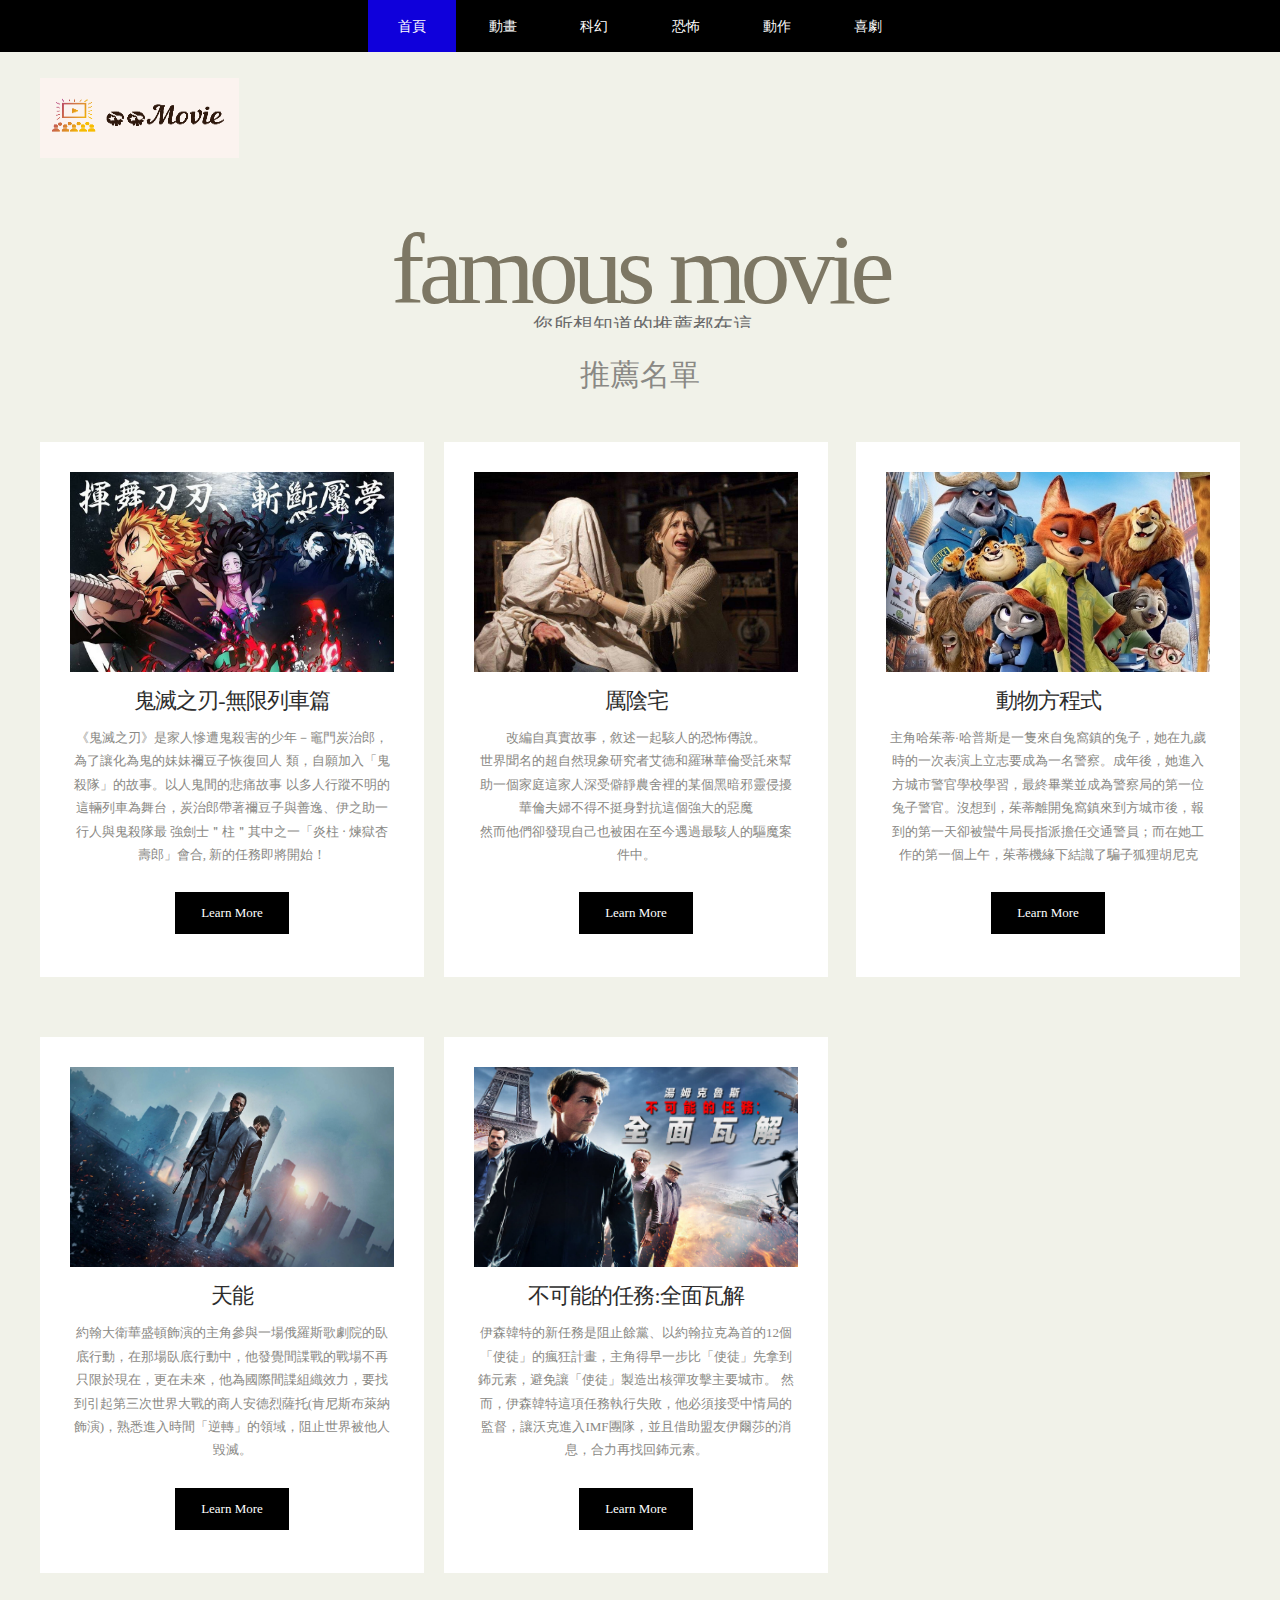
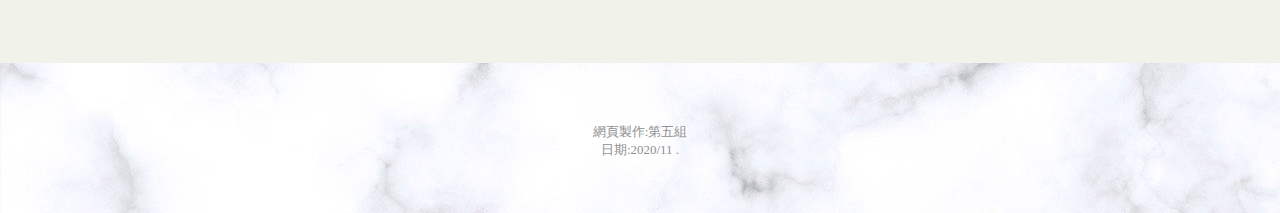
<file: index.html>
<!DOCTYPE html PUBLIC "-//W3C//DTD XHTML 1.0 Strict//EN" "http://www.w3.org/TR/xhtml1/DTD/xhtml1-strict.dtd">
<!--
Design by TEMPLATED
http://templated.co
Released for free under the Creative Commons Attribution License

Name       : Vestibule 
Description: A two-column, fixed-width design with dark color scheme.
Version    : 1.0
Released   : 20130406

-->
<html xmlns="http://www.w3.org/1999/xhtml">
<head>
<meta name="keywords" content="" />
<meta name="description" content="" />
<meta http-equiv="content-type" content="text/html; charset=utf-8" />
<meta name="viewport" content="width=device-width,initial-scale=1.0, minimum-scale=1.0, maximum-scale=1.0, user-scalable=no"/>
<title>懶人Movie</title>
<link href="http://fonts.googleapis.com/css?family=Oxygen:400,700,300" rel="stylesheet" type="text/css" />
<link href="style.css" rel="stylesheet" type="text/css" media="screen" />
</head>
<body>

<div id="wrapper">
	<div id="menu-wrapper">
		<div id="menu" class="container">
			<ul>
				<li class="current_page_item"><a href="index.html">首頁</a></li>
				<li><a href="動畫.html">動畫</a></li>
				<li><a href="科幻.html">科幻</a></li>
				<li><a href="恐怖.html">恐怖</a></li>
				<li><a href="動作.html">動作</a></li>
				<li><a href="喜劇.html">喜劇</a></li>
				
			</ul>
		</div>
	</div>
	<div id="logo" class="container">
		<img src="images/logo.png" alt="Img" height="80" width="199">
		<h1>Famous Movie</h1>
		<p>您所想知道的推薦都在這</p>
	</div>
	<div id="page" class="container">
		<div>
			<div class="entry">
			<div style="text-align:center;"><span style="font-size:30px;"><p>推薦名單</p>
			</div>
		</div>
	</div>
	<div id="three-column" class="container">
		<div class="tbox1">
			<div class="box-style box-style01">
				<div class="content">
					<div class="image"><img src="images/img01.jpg" width="324" height="200" alt="" /></div>
					<h2>鬼滅之刃-無限列車篇</h2>
					<p>《鬼滅之刃》是家人慘遭鬼殺害的少年－竈門炭治郎，為了讓化為鬼的妹妹禰豆子恢復回人 類，自願加入「鬼殺隊」的故事。以人鬼間的悲痛故事
                        以多人行蹤不明的這輛列車為舞台，炭治郎帶著禰豆子與善逸、伊之助一行人與鬼殺隊最 強劍士＂柱＂其中之一「炎柱 ‧ 煉獄杏壽郎」會合,
                        新的任務即將開始！<br>
                    </p>
					<a href="動畫.html" class="button">Learn More</a>
				</div>
			</div>
		</div>
		<div class="tbox2">
			<div class="box-style box-style02">
				<div class="content">
					<div class="image"><img src="images/img02.jpg" width="324" height="200" alt="" /></div>
					<h2>厲陰宅</h2>
					<p>改編自真實故事，敘述一起駭人的恐怖傳說。 <br>世界聞名的超自然現象研究者艾德和羅琳華倫受託來幫助一個家庭這家人深受僻靜農舍裡的某個黑暗邪靈侵擾<br>華倫夫婦不得不挺身對抗這個強大的惡魔<br>然而他們卻發現自己也被困在至今遇過最駭人的驅魔案件中。 </p>
					<a href="恐怖.html" class="button">Learn More</a>
				</div>
			</div>
		</div>
		<div class="tbox3">
			<div class="box-style box-style03">
				<div class="content">
					<div class="image"><img src="images/img03.jpg" width="324" height="200" alt="" /></div>
					<h2>動物方程式</h2>
					<p>主角哈茱蒂·哈普斯是一隻來自兔窩鎮的兔子，她在九歲時的一次表演上立志要成為一名警察。成年後，她進入方城市警官學校學習，最終畢業並成為警察局的第一位兔子警官。沒想到，茱蒂離開兔窩鎮來到方城市後，報到的第一天卻被蠻牛局長指派擔任交通警員；而在她工作的第一個上午，茱蒂機緣下結識了騙子狐狸胡尼克</p>
					<a href="喜劇.html" class="button">Learn More</a>
				</div>
			</div>
		</div>
	</div>
	<div id="three-column" class="container">
		<div class="tbox1">
			<div class="box-style box-style01">
				<div class="content">
					<div class="image"><img src="images/img04.jfif" width="324" height="200" alt="" /></div>
					<h2>天能</h2>
					<p>約翰大衛華盛頓飾演的主角參與一場俄羅斯歌劇院的臥底行動，在那場臥底行動中，他發覺間諜戰的戰場不再只限於現在，更在未來，他為國際間諜組織效力，要找到引起第三次世界大戰的商人安德烈薩托(肯尼斯布萊納 飾演)，熟悉進入時間「逆轉」的領域，阻止世界被他人毀滅。</p>
					<a href="科幻.html" class="button">Learn More</a>
				</div>
			</div>
		</div>
		<div class="tbox2">
			<div class="box-style box-style02">
				<div class="content">
					<div class="image"><img src="images/img05.jpg" width="324" height="200" alt="" /></div>
					<h2>不可能的任務:全面瓦解</h2>
					<p>伊森韓特的新任務是阻止餘黨、以約翰拉克為首的12個「使徒」的瘋狂計畫，主角得早一步比「使徒」先拿到鈽元素，避免讓「使徒」製造出核彈攻擊主要城市。
                     然而，伊森韓特這項任務執行失敗，他必須接受中情局的監督，讓沃克進入IMF團隊，並且借助盟友伊爾莎的消息，合力再找回鈽元素。</p>
					<a href="動作.html" class="button">Learn More</a>
				</div>
			</div>
		</div>
		</div>
	</div>	
</div>
<div id="footer">
	<p>網頁製作:第五組<br>
       日期:2020/11
	</a>.</p>
</div>
<!-- end #footer -->
</body>
</html>
</file>
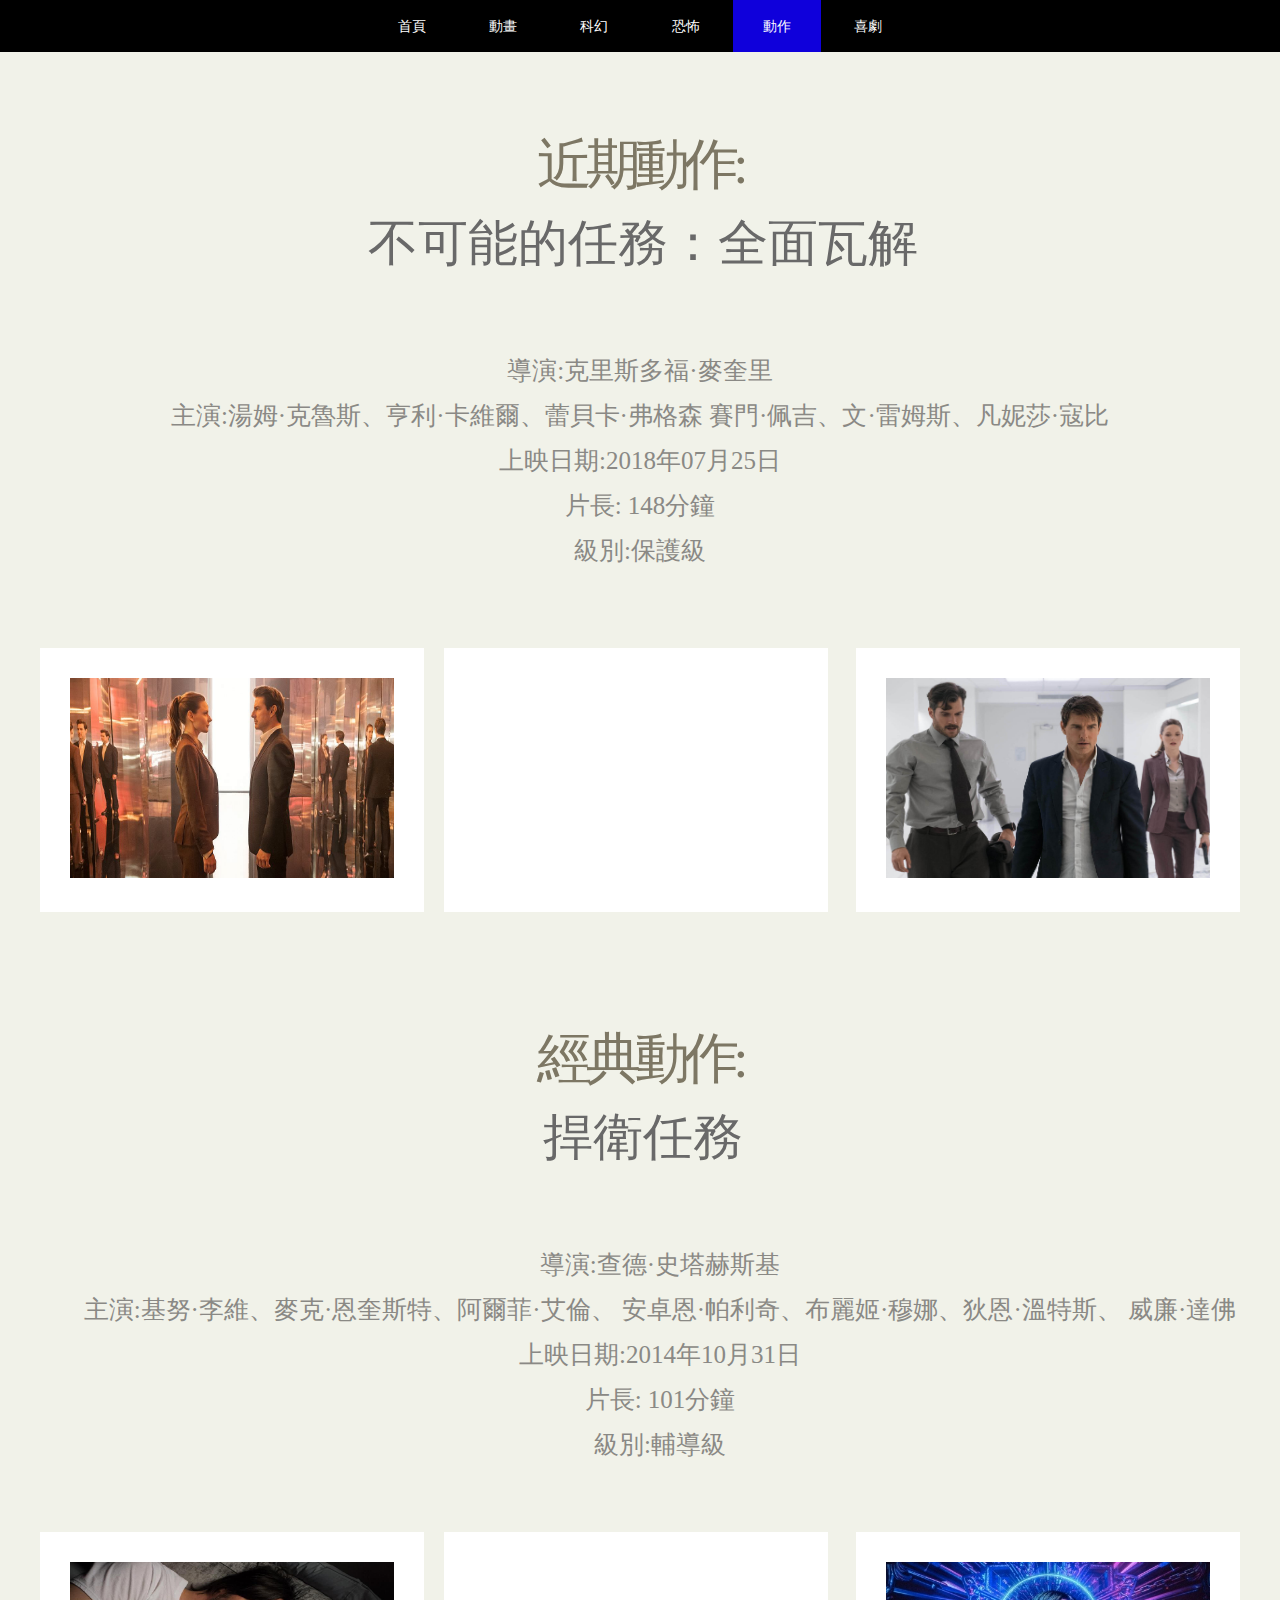
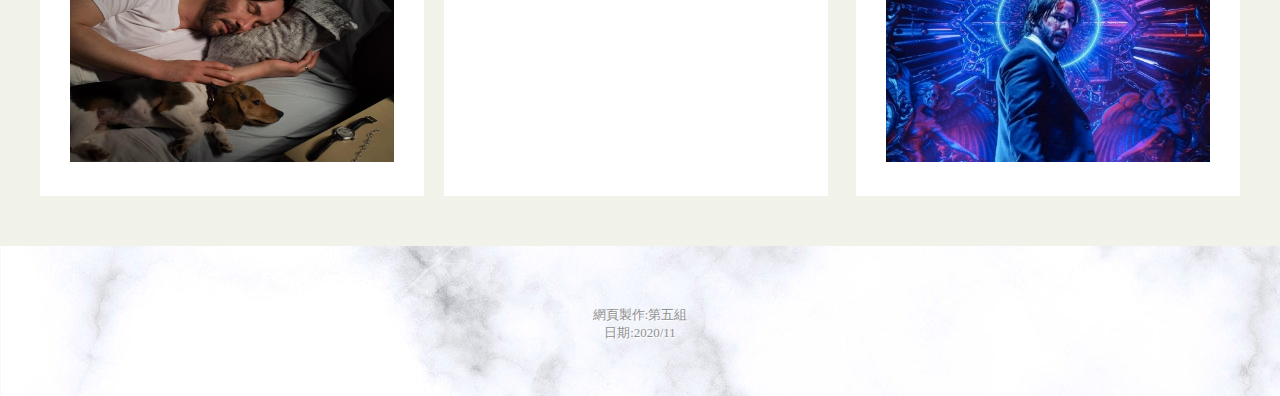
<file: 動作.html>
<!DOCTYPE html PUBLIC "-//W3C//DTD XHTML 1.0 Strict//EN" "http://www.w3.org/TR/xhtml1/DTD/xhtml1-strict.dtd">
<!--
Design by TEMPLATED
http://templated.co
Released for free under the Creative Commons Attribution License

Name       : Vestibule 
Description: A two-column, fixed-width design with dark color scheme.
Version    : 1.0
Released   : 20130406

-->
<html xmlns="http://www.w3.org/1999/xhtml">
<head>
<meta name="keywords" content="" />
<meta name="description" content="" />
<meta http-equiv="content-type" content="text/html; charset=utf-8" />
<meta name="viewport" content="width=device-width,initial-scale=1.0, minimum-scale=1.0, maximum-scale=1.0, user-scalable=no"/>
<title>懶人Movie</title>
<link href="http://fonts.googleapis.com/css?family=Oxygen:400,700,300" rel="stylesheet" type="text/css" />
<link href="style.css" rel="stylesheet" type="text/css" media="screen" />
</head>
<body>
<div id="wrapper">
	<div id="menu-wrapper">
		<div id="menu" class="container">
			<ul>
				<li><a href="index.html">首頁</a></li>
				<li><a href="動畫.html">動畫</a></li>
				<li><a href="科幻.html">科幻</a></li>
				<li><a href="恐怖.html">恐怖</a></li>
				<li class="current_page_item"><a href="動作.html">動作</a></li>
				<li><a href="喜劇.html">喜劇</a></li>
			</ul>
		</div>
	</div>
	<div id="logo" class="container">
		<h1 style="font-size:55px;">近期動作:</a></h1><br>
		<p style="font-size:50px;">不可能的任務：全面瓦解</p>
	</div>
	<div id="page" class="container">
		<div>
			<div class="entry">
				<p style="text-align:center;font-size:25px;">導演:克里斯多福·麥奎里<br>
                   主演:湯姆·克魯斯、亨利·卡維爾、蕾貝卡·弗格森
           賽門·佩吉、文·雷姆斯、凡妮莎·寇比<br>
                   上映日期:2018年07月25日<br>
                   片長:	148分鐘<br>
                   級別:保護級<br>
				</p>
			</div>
		</div>
	</div>
	<div id="three-column" class="container">
		<div class="tbox1">
			<div class="box-style box-style01">
				<div class="content">
					<div class="image"><img src="images/img21.jpg" width="324" height="200" alt="" /></div>
				</div>
			</div>
		</div>
		<div class="tbox2">
			<div class="box-style box-style02">
				<div class="content">
					<div class="video-container">
						<iframe width="324" height="200" src="https://www.youtube.com/embed/gvNU2yaniNo" frameborder="0" allow="accelerometer; autoplay; clipboard-write; encrypted-media; gyroscope; picture-in-picture" allowfullscreen></iframe>
					</div>
				</div>
			</div>
		</div>
		<div class="tbox3">
			<div class="box-style box-style03">
				<div class="content">
					<div class="image"><img src="images/img22.jpg" width="324" height="200" alt="" /></div>
				</div>
			</div>
		</div>
	</div>
	<div id="three-column" class="container">
		<div id="logo" class="container">
		<h1 style="font-size:55px;">經典動作:</a></h1><br>
		<p style="font-size:50px;">捍衛任務</p>
	    </div>
		<div id="page" class="container">
		<div>
			<div class="entry">
				<p style="text-align:center;font-size:25px;">導演:查德·史塔赫斯基<br>
                   主演:基努·李維、麥克·恩奎斯特、阿爾菲·艾倫、
           安卓恩·帕利奇、布麗姬·穆娜、狄恩·溫特斯、
           威廉·達佛<br>
                   上映日期:2014年10月31日<br>
                   片長:	101分鐘<br>
                   級別:輔導級<br>
				</p>
			</div>
	        </div>
            </div>
		<div class="tbox1">
			<div class="box-style box-style01">
				<div class="content">
					<div class="image"><img src="images/img23.jpg" width="324" height="200" alt="" /></div>
		</div>
			</div>
		</div>
		<div class="tbox2">
			<div class="box-style box-style02">
				<div class="content">
					<div class="video-container">
 					<iframe width="324" height="200" src="https://www.youtube.com/embed/_hCVvfX8PcI" frameborder="0" allow="accelerometer; autoplay; clipboard-write; encrypted-media; gyroscope; picture-in-picture" allowfullscreen></iframe>
 					</div>
				</div>
			</div>
		</div>
		<div class="tbox3">
			<div class="box-style box-style03">
				<div class="content">
					<div class="image"><img src="images/img24.jpg" width="324" height="200" alt="" /></div>
				</div>
			</div>
		</div>
	</div>	
</div>
<div id="footer">
	<p>網頁製作:第五組<br>
	    日期:2020/11</p>
</div>
<!-- end #footer -->
</body>
</html>
</file>
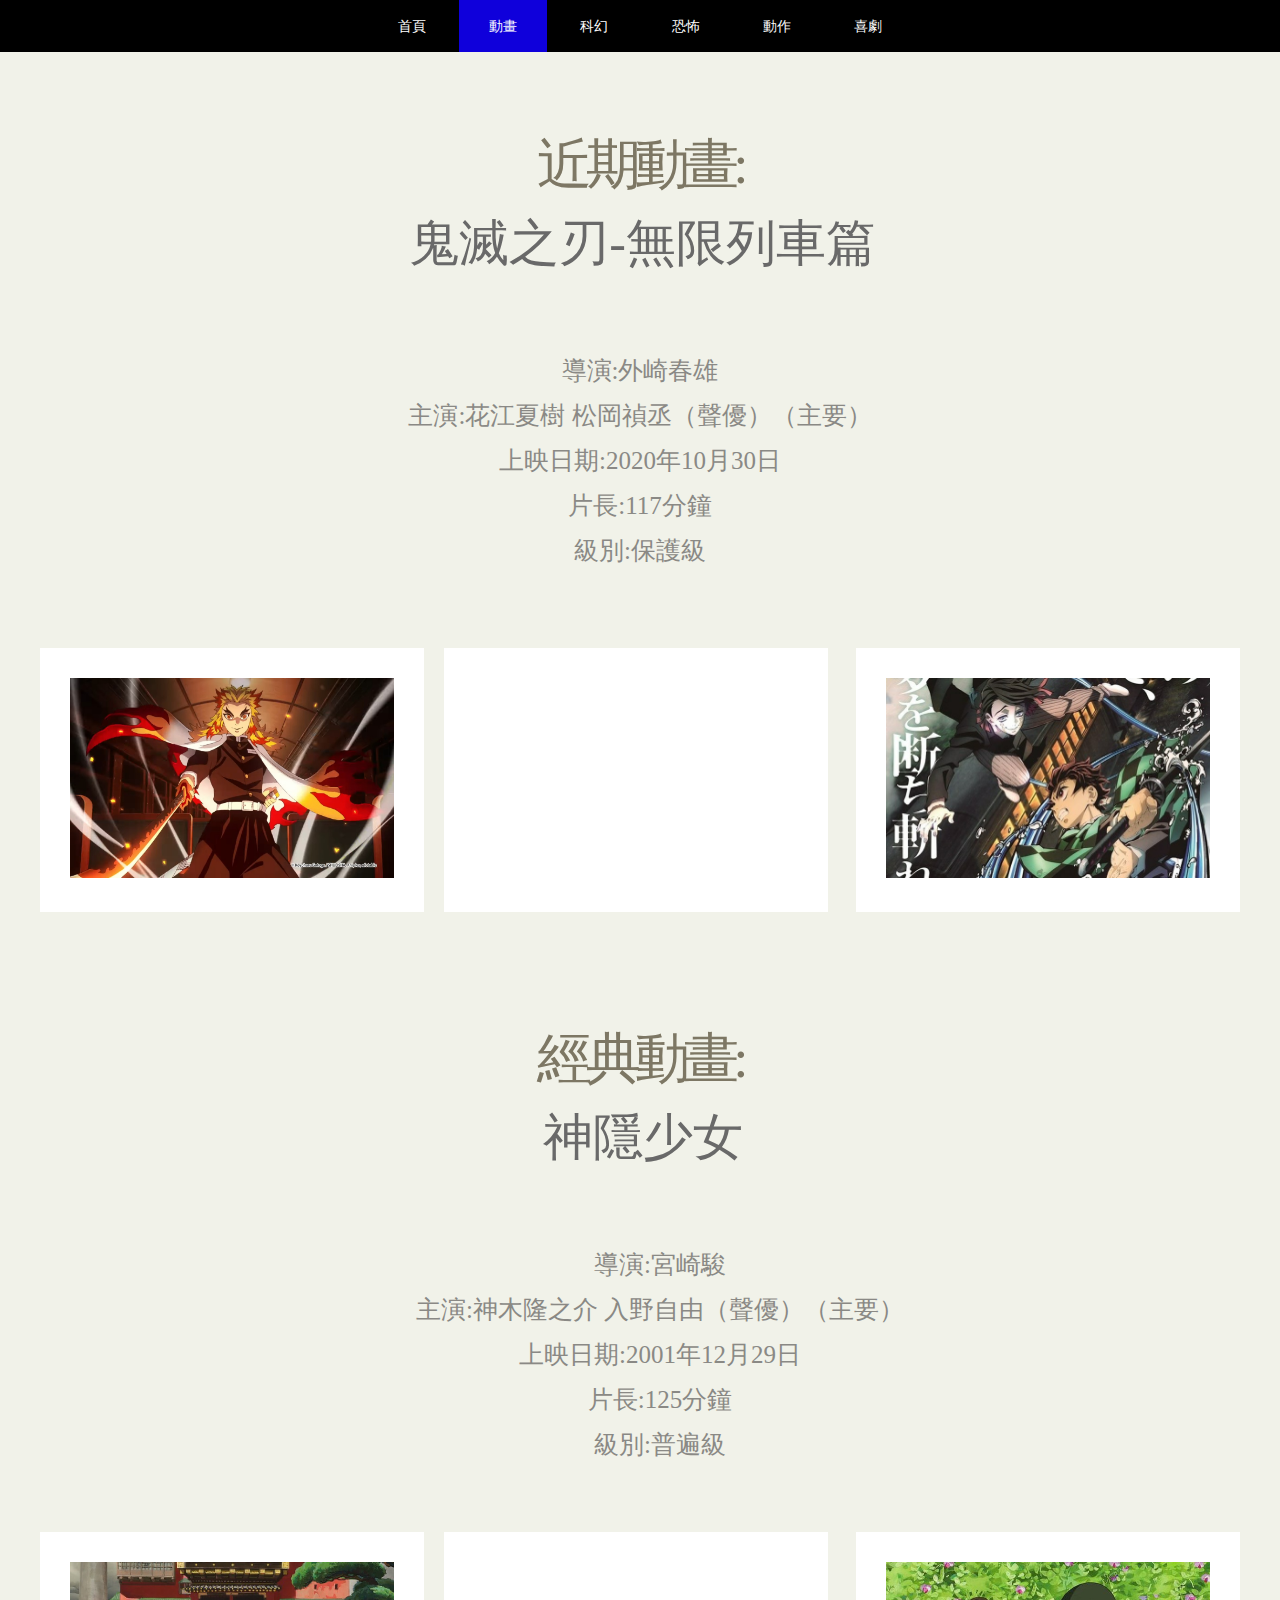
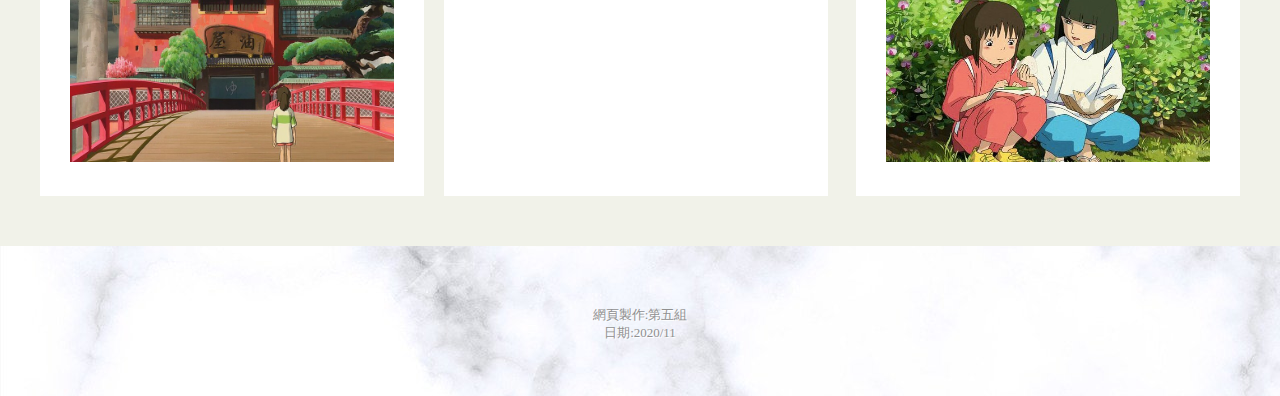
<file: 動畫.html>
<!DOCTYPE html PUBLIC "-//W3C//DTD XHTML 1.0 Strict//EN" "http://www.w3.org/TR/xhtml1/DTD/xhtml1-strict.dtd">
<!--
Design by TEMPLATED
http://templated.co
Released for free under the Creative Commons Attribution License

Name       : Vestibule 
Description: A two-column, fixed-width design with dark color scheme.
Version    : 1.0
Released   : 20130406

-->
<html xmlns="http://www.w3.org/1999/xhtml">
<head>
<meta name="keywords" content="" />
<meta name="description" content="" />
<meta http-equiv="content-type" content="text/html; charset=utf-8" />
<meta name="viewport" content="width=device-width,initial-scale=1.0, minimum-scale=1.0, maximum-scale=1.0, user-scalable=no"/>
<title>懶人Movie</title>
<link href="http://fonts.googleapis.com/css?family=Oxygen:400,700,300" rel="stylesheet" type="text/css" />
<link href="style.css" rel="stylesheet" type="text/css" media="screen" />
</head>
<body>
<div id="wrapper">
	<div id="menu-wrapper">
		<div id="menu" class="container">
			<ul>
				<li><a href="index.html">首頁</a></li>
				<li class="current_page_item"><a href="動畫.html">動畫</a></li>
				<li><a href="科幻.html">科幻</a></li>
				<li><a href="恐怖.html">恐怖</a></li>
				<li><a href="動作.html">動作</a></li>
				<li><a href="喜劇.html">喜劇</a></li>
			</ul>
		</div>
	</div>
	<div id="logo" class="container">
		<h1 style="font-size:55px;">近期動畫:</a></h1><br>
		<p style="font-size:50px;">鬼滅之刃-無限列車篇</p>
	</div>
	<div id="page" class="container">
		<div>
			<div class="entry">
				<p style="text-align:center;font-size:25px;">導演:外崎春雄<br>
                   主演:花江夏樹 松岡禎丞（聲優）（主要）<br>
                   上映日期:2020年10月30日<br>
                   片長:117分鐘<br>
                   級別:保護級<br>
				</p>
			</div>
		</div>
	</div>
	<div id="three-column" class="container">
		<div class="tbox1">
			<div class="box-style box-style01">
				<div class="content">
					<div class="image"><img src="images/img13.jpg" width="324" height="200" alt="" /></div>
				</div>
			</div>
		</div>
		<div class="tbox2">
			<div class="box-style box-style02">
				<div class="content">
					<div class="video-container">
						<iframe width="324" height="200" src="https://www.youtube.com/embed/mR88lNYVqto" frameborder="0" allow="accelerometer; autoplay; clipboard-write; encrypted-media; gyroscope; picture-in-picture" allowfullscreen></iframe>
					</div>
				</div>
			</div>
		</div>
		<div class="tbox3">
			<div class="box-style box-style03">
				<div class="content">
					<div class="image"><img src="images/img14.jpg" width="324" height="200" alt="" /></div>
				</div>
			</div>
		</div>
	</div>
	<div id="three-column" class="container">
		<div id="logo" class="container">
		<h1 style="font-size:55px;">經典動畫:</a></h1><br>
		<p style="font-size:50px;">神隱少女</p>
	    </div>
		<div id="page" class="container">
		<div>
			<div class="entry">
				<p style="text-align:center;font-size:25px;">導演:宮崎駿<br>
                   主演:神木隆之介 入野自由（聲優）（主要）<br>
                   上映日期:2001年12月29日<br>
                   片長:125分鐘<br>
                   級別:普遍級<br>
				</p>
			</div>
	        </div>
            </div>
		<div class="tbox1">
			<div class="box-style box-style01">
				<div class="content">
					<div class="image"><img src="images/img15.jpg" width="324" height="200" alt="" /></div>
		</div>
			</div>
		</div>
		<div class="tbox2">
			<div class="box-style box-style02">
				<div class="content">
					<div class="video-container">
					<iframe width="324" height="200" src="https://www.youtube.com/embed/l5sh2yQZylw" frameborder="0" allow="accelerometer; autoplay; clipboard-write; encrypted-media; gyroscope; picture-in-picture" allowfullscreen></iframe>
					</div>
				</div>
			</div>
		</div>
		<div class="tbox3">
			<div class="box-style box-style03">
				<div class="content">
					<div class="image"><img src="images/img16.jpg" width="324" height="200" alt="" /></div>
				</div>
			</div>
		</div>
	</div>	
</div>
<div id="footer">
	<p>網頁製作:第五組<br>
	    日期:2020/11</p>
</div>
<!-- end #footer -->
</body>
</html>
</file>
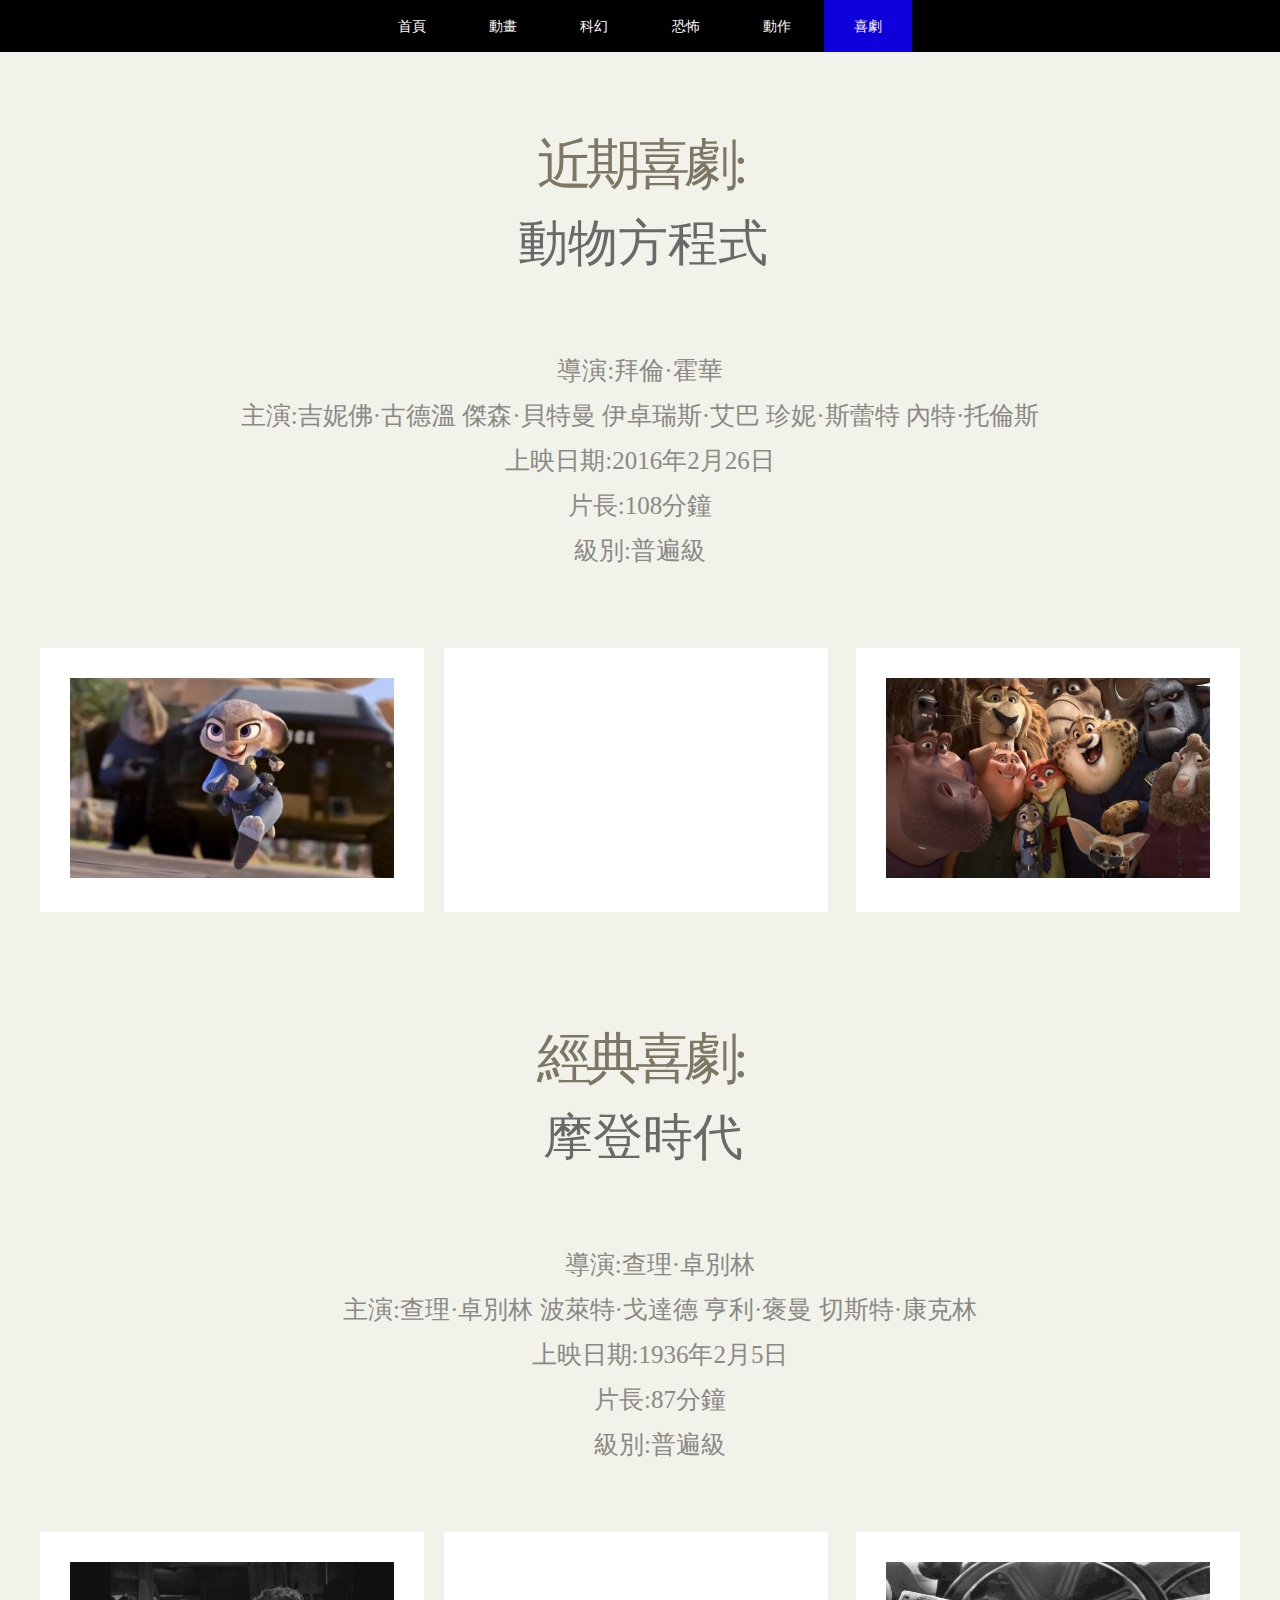
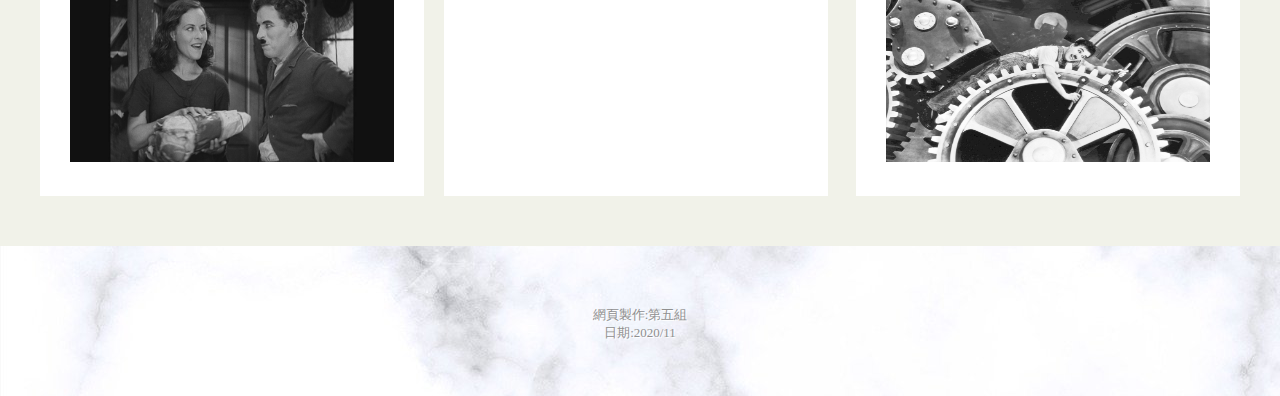
<file: 喜劇.html>
<!DOCTYPE html PUBLIC "-//W3C//DTD XHTML 1.0 Strict//EN" "http://www.w3.org/TR/xhtml1/DTD/xhtml1-strict.dtd">
<!--
Design by TEMPLATED
http://templated.co
Released for free under the Creative Commons Attribution License

Name       : Vestibule 
Description: A two-column, fixed-width design with dark color scheme.
Version    : 1.0
Released   : 20130406

-->
<html xmlns="http://www.w3.org/1999/xhtml">
<head>
<meta name="keywords" content="" />
<meta name="description" content="" />
<meta http-equiv="content-type" content="text/html; charset=utf-8" />
<meta name="viewport" content="width=device-width,initial-scale=1.0, minimum-scale=1.0, maximum-scale=1.0, user-scalable=no"/>
<title>懶人Movie</title>
<link href="http://fonts.googleapis.com/css?family=Oxygen:400,700,300" rel="stylesheet" type="text/css" />
<link href="style.css" rel="stylesheet" type="text/css" media="screen" />
</head>
<body>
<div id="wrapper">
	<div id="menu-wrapper">
		<div id="menu" class="container">
			<ul>
				<li><a href="index.html">首頁</a></li>
				<li><a href="動畫.html">動畫</a></li>
				<li><a href="科幻.html">科幻</a></li>
				<li><a href="恐怖.html">恐怖</a></li>
				<li><a href="動作.html">動作</a></li>
				<li class="current_page_item"><a href="喜劇.html">喜劇</a></li>
			</ul>
		</div>
	</div>
	<div id="logo" class="container">
		<h1 style="font-size:55px;">近期喜劇:</a></h1><br>
		<p style="font-size:50px;">動物方程式</p>
	</div>
	<div id="page" class="container">
		<div>
			<div class="entry">
				<p style="text-align:center;font-size:25px;">導演:拜倫·霍華<br>
                   主演:吉妮佛·古德溫 傑森·貝特曼 伊卓瑞斯·艾巴 珍妮·斯蕾特 內特·托倫斯<br>
                   上映日期:2016年2月26日<br>
                   片長:108分鐘<br>
                   級別:普遍級<br>
				</p>
			</div>
		</div>
	</div>
	<div id="three-column" class="container">
		<div class="tbox1">
			<div class="box-style box-style01">
				<div class="content">
					<div class="image"><img src="images/img25.jpg" width="324" height="200" alt="" /></div>
				</div>
			</div>
		</div>
		<div class="tbox2">
			<div class="box-style box-style02">
				<div class="content">
					<div class="video-container">
						<iframe width="324" height="200" src="https://www.youtube.com/embed/w_1N-k53PX8" frameborder="0" allow="accelerometer; autoplay; clipboard-write; encrypted-media; gyroscope; picture-in-picture" allowfullscreen></iframe>
					</div>
				</div>
			</div>
		</div>
		<div class="tbox3">
			<div class="box-style box-style03">
				<div class="content">
					<div class="image"><img src="images/img26.jpg" width="324" height="200" alt="" /></div>
				</div>
			</div>
		</div>
	</div>
	<div id="three-column" class="container">
		<div id="logo" class="container">
		<h1 style="font-size:55px;">經典喜劇:</a></h1><br>
		<p style="font-size:50px;">摩登時代</p>
	    </div>
		<div id="page" class="container">
		<div>
			<div class="entry">
				<p style="text-align:center;font-size:25px;">導演:查理·卓別林<br>
                   主演:查理·卓別林 波萊特·戈達德 亨利·褒曼 切斯特·康克林<br>
                   上映日期:1936年2月5日<br>
                   片長:87分鐘<br>
                   級別:普遍級<br>
				</p>
			</div>
	        </div>
            </div>
		<div class="tbox1">
			<div class="box-style box-style01">
				<div class="content">
					<div class="image"><img src="images/img27.jpg" width="324" height="200" alt="" /></div>
		</div>
			</div>
		</div>
		<div class="tbox2">
			<div class="box-style box-style02">
				<div class="content">
					<div class="video-container">
					<iframe width="324" height="200" src="https://www.youtube.com/embed/LNWU9e5EQD0" frameborder="0" allow="accelerometer; autoplay; clipboard-write; encrypted-media; gyroscope; picture-in-picture" allowfullscreen></iframe>
					</div>
				</div>
			</div>
		</div>
		<div class="tbox3">
			<div class="box-style box-style03">
				<div class="content">
					<div class="image"><img src="images/img28.jpg" width="324" height="200" alt="" /></div>
				</div>
			</div>
		</div>
	</div>	
</div>
<div id="footer">
	<p>網頁製作:第五組<br>
	    日期:2020/11</p>
</div>
<!-- end #footer -->
</body>
</html>
</file>
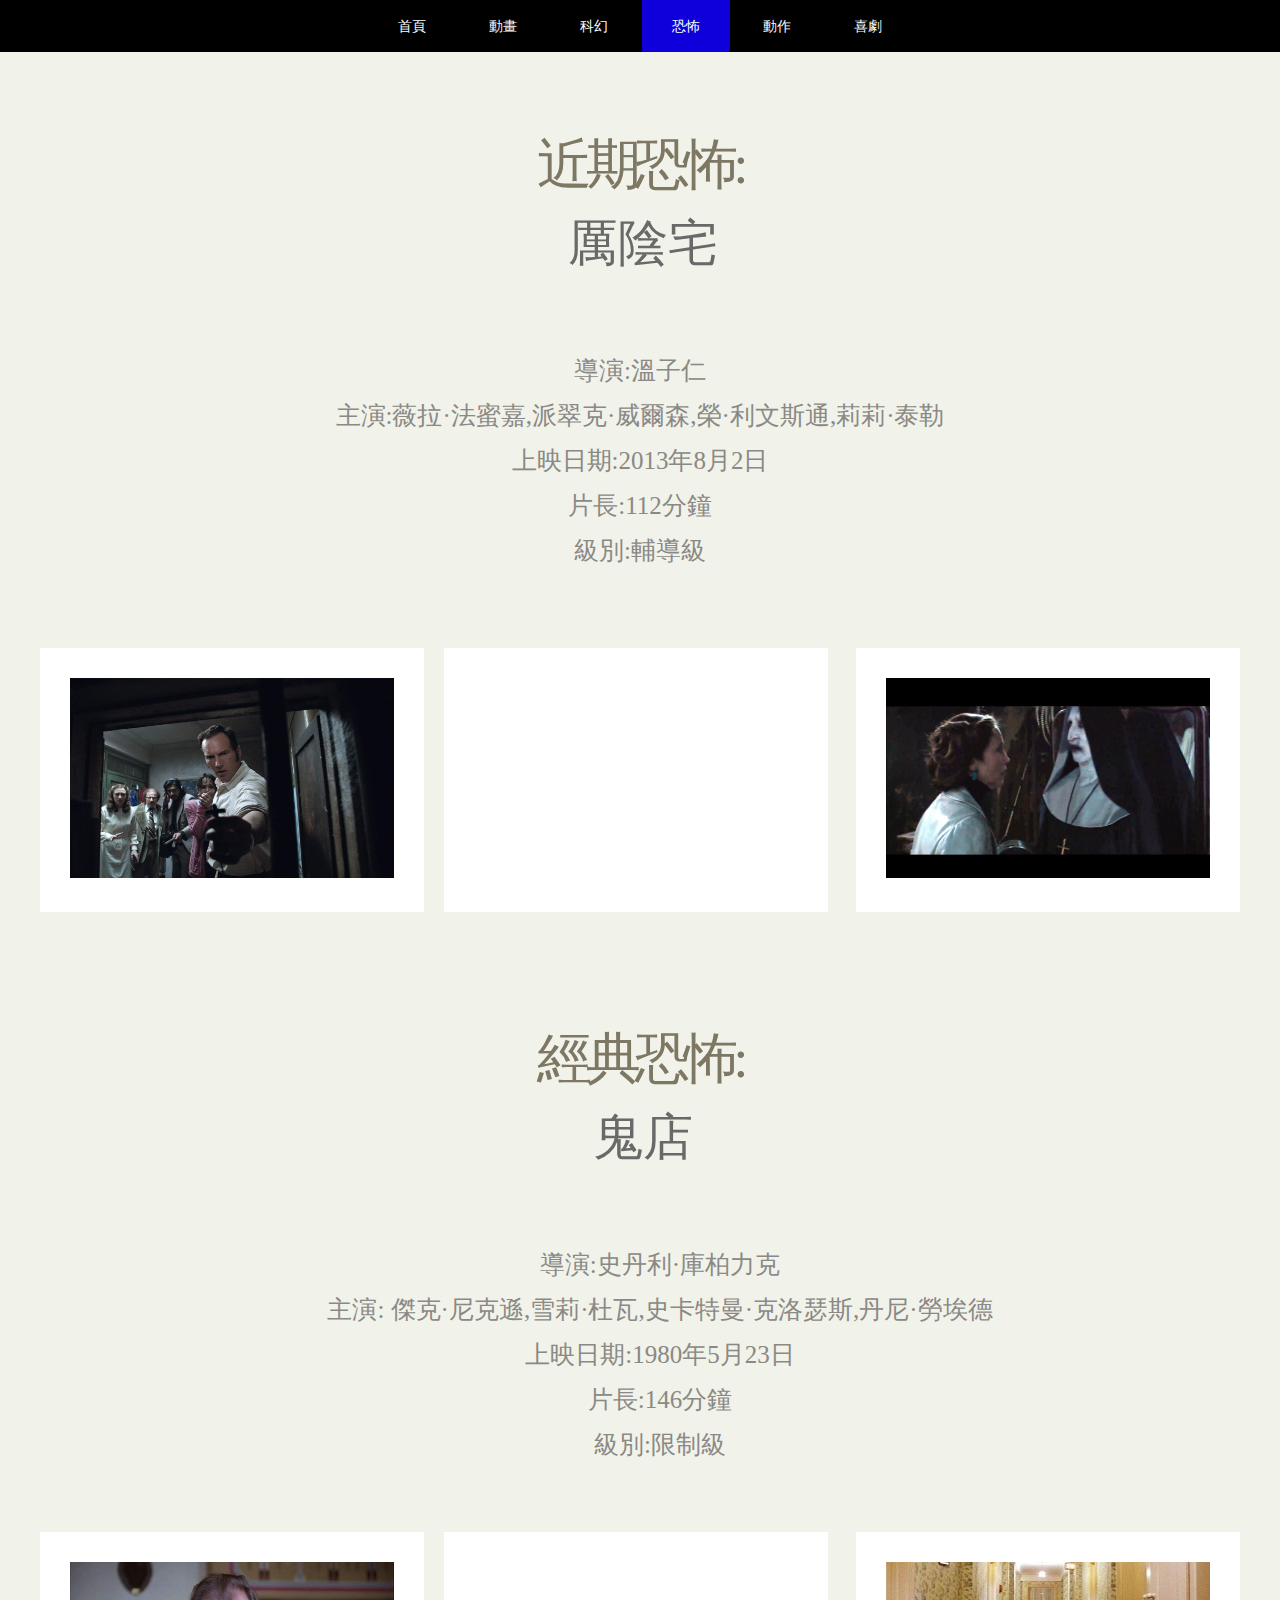
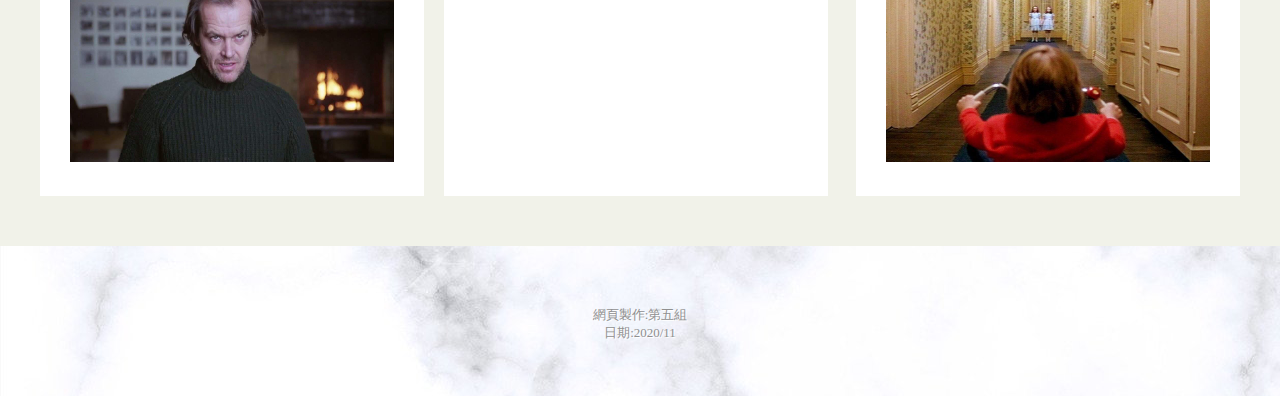
<file: 恐怖.html>
<!DOCTYPE html PUBLIC "-//W3C//DTD XHTML 1.0 Strict//EN" "http://www.w3.org/TR/xhtml1/DTD/xhtml1-strict.dtd">
<!--
Design by TEMPLATED
http://templated.co
Released for free under the Creative Commons Attribution License

Name       : Vestibule 
Description: A two-column, fixed-width design with dark color scheme.
Version    : 1.0
Released   : 20130406

-->
<html xmlns="http://www.w3.org/1999/xhtml">
<head>
<meta name="keywords" content="" />
<meta name="description" content="" />
<meta http-equiv="content-type" content="text/html; charset=utf-8" />
<meta name="viewport" content="width=device-width,initial-scale=1.0, minimum-scale=1.0, maximum-scale=1.0, user-scalable=no"/>
<title>懶人Movie</title>
<link href="http://fonts.googleapis.com/css?family=Oxygen:400,700,300" rel="stylesheet" type="text/css" />
<link href="style.css" rel="stylesheet" type="text/css" media="screen" />
</head>
<body>
<div id="wrapper">
	<div id="menu-wrapper">
		<div id="menu" class="container">
			<ul>
				<li><a href="index.html">首頁</a></li>
				<li><a href="動畫.html">動畫</a></li>
				<li><a href="科幻.html">科幻</a></li>
				<li class="current_page_item"><a href="恐怖.html">恐怖</a></li>
				<li><a href="動作.html">動作</a></li>
				<li><a href="喜劇.html">喜劇</a></li>
			</ul>
		</div>
	</div>
	<div id="logo" class="container">
		<h1 style="font-size:55px;">近期恐怖:</a></h1><br>
		<p style="font-size:50px;">厲陰宅</p>
	</div>
	<div id="page" class="container">
		<div>
			<div class="entry">
				<p style="text-align:center;font-size:25px;">導演:溫子仁<br>
                   主演:薇拉·法蜜嘉,派翠克·威爾森,榮·利文斯通,莉莉·泰勒<br>
                   上映日期:2013年8月2日<br>
                   片長:112分鐘<br>
                   級別:輔導級<br>
				</p>
			</div>
		</div>
	</div>
	<div id="three-column" class="container">
		<div class="tbox1">
			<div class="box-style box-style01">
				<div class="content">
					<div class="image"><img src="images/img07.jpg" width="324" height="200" alt="" /></div>
				</div>
			</div>
		</div>
		<div class="tbox2">
			<div class="box-style box-style02">
				<div class="content">
					<div class="video-container">
						<iframe width="324" height="200" src="https://www.youtube.com/embed/bTFik5Pnkvg" frameborder="0" allow="accelerometer; autoplay; clipboard-write; encrypted-media; gyroscope; picture-in-picture" allowfullscreen></iframe>
					</div>
				</div>
			</div>
		</div>
		<div class="tbox3">
			<div class="box-style box-style03">
				<div class="content">
					<div class="image"><img src="images/img09.jpg" width="324" height="200" alt="" /></div>
				</div>
			</div>
		</div>
	</div>
	<div id="three-column" class="container">
		<div id="logo" class="container">
		<h1 style="font-size:55px;">經典恐怖:</a></h1><br>
		<p style="font-size:50px;">鬼店</p>
	    </div>
		<div id="page" class="container">
		<div>
			<div class="entry">
				<p style="text-align:center;font-size:25px;">導演:史丹利·庫柏力克<br>
                   主演: 傑克·尼克遜,雪莉·杜瓦,史卡特曼·克洛瑟斯,丹尼·勞埃德<br>
                   上映日期:1980年5月23日<br>
                   片長:146分鐘<br>
                   級別:限制級<br>
				</p>
			</div>
	        </div>
            </div>
		<div class="tbox1">
			<div class="box-style box-style01">
				<div class="content">
					<div class="image"><img src="images/img10.jpg" width="324" height="200" alt="" /></div>
		</div>
			</div>
		</div>
		<div class="tbox2">
			<div class="box-style box-style02">
				<div class="content">
				<div class="video-container">
					<iframe width="324" height="200" src="https://www.youtube.com/embed/XgcblFIqnv4" frameborder="0" allow="accelerometer; autoplay; clipboard-write; encrypted-media; gyroscope; picture-in-picture" allowfullscreen></iframe></div>
				</div>
			</div>
		</div>
		<div class="tbox3">
			<div class="box-style box-style03">
				<div class="content">
					<div class="image"><img src="images/img12.jpg" width="324" height="200" alt="" /></div>
				</div>
			</div>
		</div>
	</div>	
</div>
<div id="footer">
	<p>網頁製作:第五組<br>
	    日期:2020/11</p>
</div>
<!-- end #footer -->
</body>
</html>
</file>
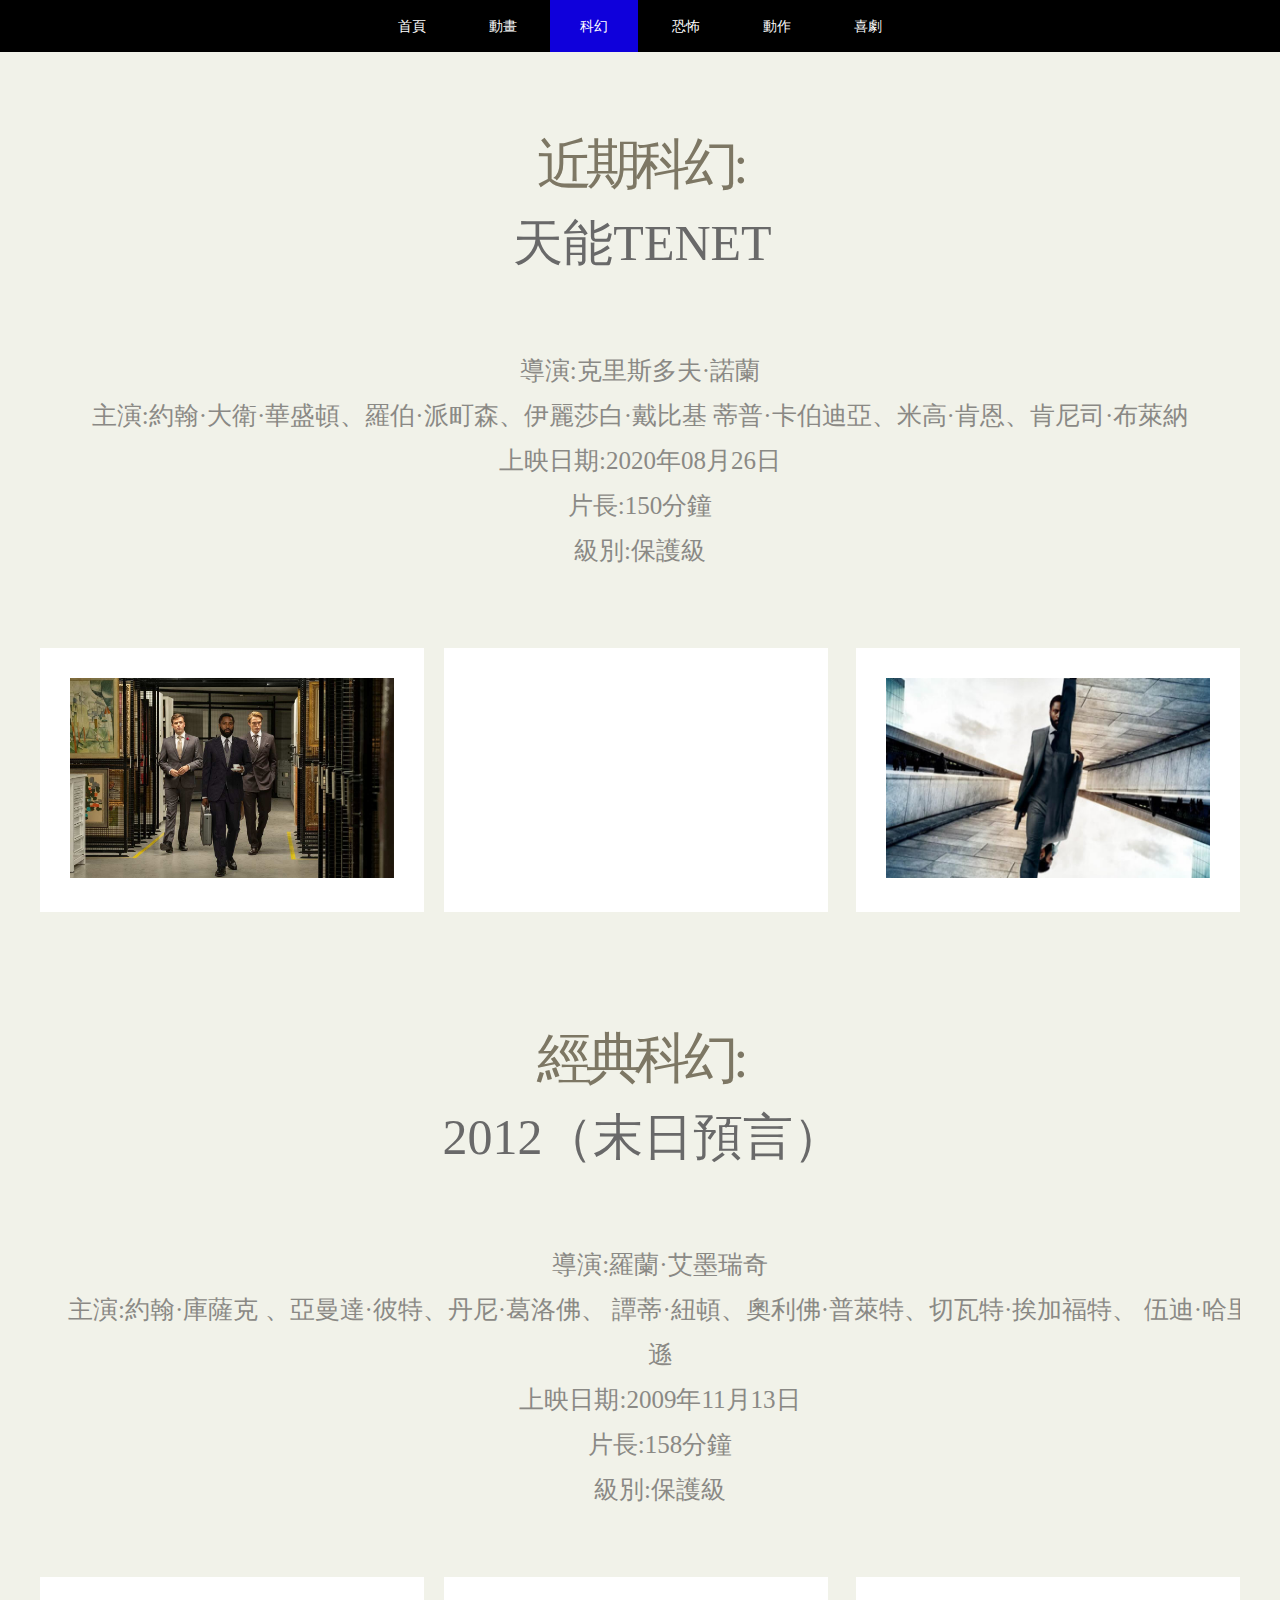
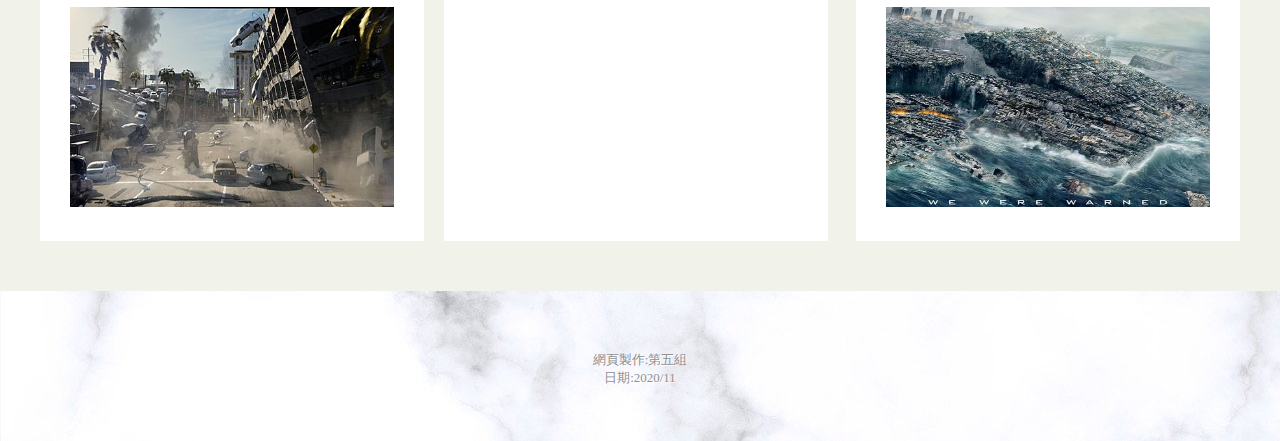
<file: 科幻.html>
<!DOCTYPE html PUBLIC "-//W3C//DTD XHTML 1.0 Strict//EN" "http://www.w3.org/TR/xhtml1/DTD/xhtml1-strict.dtd">
<!--
Design by TEMPLATED
http://templated.co
Released for free under the Creative Commons Attribution License

Name       : Vestibule 
Description: A two-column, fixed-width design with dark color scheme.
Version    : 1.0
Released   : 20130406

-->
<html xmlns="http://www.w3.org/1999/xhtml">
<head>
<meta name="keywords" content="" />
<meta name="description" content="" />
<meta http-equiv="content-type" content="text/html; charset=utf-8" />
<meta name="viewport" content="width=device-width,initial-scale=1.0, minimum-scale=1.0, maximum-scale=1.0, user-scalable=no"/>
<title>懶人Movie</title>
<link href="http://fonts.googleapis.com/css?family=Oxygen:400,700,300" rel="stylesheet" type="text/css" />
<link href="style.css" rel="stylesheet" type="text/css" media="screen" />
</head>
<body>
<div id="wrapper">
	<div id="menu-wrapper">
		<div id="menu" class="container">
			<ul>
				<li><a href="index.html">首頁</a></li>
				<li><a href="動畫.html">動畫</a></li>
				<li class="current_page_item"><a href="科幻.html">科幻</a></li>
				<li><a href="恐怖.html">恐怖</a></li>
				<li><a href="動作.html">動作</a></li>
				<li><a href="喜劇.html">喜劇</a></li>
			</ul>
		</div>
	</div>
	<div id="logo" class="container">
		<h1 style="font-size:55px;">近期科幻:</a></h1><br>
		<p style="font-size:50px;">天能TENET</p>
	</div>
	<div id="page" class="container">
		<div>
			<div class="entry">
				<p style="text-align:center;font-size:25px;">導演:克里斯多夫·諾蘭<br>
                   主演:約翰·大衛·華盛頓、羅伯·派町森、伊麗莎白·戴比基
           蒂普·卡伯迪亞、米高·肯恩、肯尼司·布萊納<br>
                   上映日期:2020年08月26日<br>
                   片長:150分鐘<br>
                   級別:保護級<br>
				</p>
			</div>
		</div>
	</div>
	<div id="three-column" class="container">
		<div class="tbox1">
			<div class="box-style box-style01">
				<div class="content">
					<div class="image"><img src="images/img17.jpg" width="324" height="200" alt="" /></div>
				</div>
			</div>
		</div>
		<div class="tbox2">
			<div class="box-style box-style02">
				<div class="content">
					<div class="video-container">
						<iframe width="324" height="200" src="https://www.youtube.com/embed/nSJ7qPLjcQ4" frameborder="0" allow="accelerometer; autoplay; clipboard-write; encrypted-media; gyroscope; picture-in-picture" allowfullscreen></iframe>
					</div>
				</div>
			</div>
		</div>
		<div class="tbox3">
			<div class="box-style box-style03">
				<div class="content">
					<div class="image"><img src="images/img18.jpg" width="324" height="200" alt="" /></div>
				</div>
			</div>
		</div>
	</div>
	<div id="three-column" class="container">
		<div id="logo" class="container">
		<h1 style="font-size:55px;">經典科幻:</a></h1><br>
		<p style="font-size:50px;">2012（末日預言）</p>
	    </div>
		<div id="page" class="container">
		<div>
			<div class="entry">
				<p style="text-align:center;font-size:25px;">導演:羅蘭·艾墨瑞奇<br>
                   主演:約翰·庫薩克 、亞曼達·彼特、丹尼·葛洛佛、
           譚蒂·紐頓、奧利佛·普萊特、切瓦特·挨加福特、
           伍迪·哈里遜<br>
                   上映日期:2009年11月13日<br>
                   片長:158分鐘<br>
                   級別:保護級<br>
				</p>
			</div>
	        </div>
            </div>
		<div class="tbox1">
			<div class="box-style box-style01">
				<div class="content">
					<div class="image"><img src="images/img19.jpg" width="324" height="200" alt="" /></div>
		</div>
			</div>
		</div>
		<div class="tbox2">
			<div class="box-style box-style02">
				<div class="content">
					<div class="video-container">
					<iframe width="324" height="200" src="https://www.youtube.com/embed/YSf9sYtUn84" frameborder="0" allow="accelerometer; autoplay; clipboard-write; encrypted-media; gyroscope; picture-in-picture" allowfullscreen></iframe>
					</div>
				</div>
			</div>
		</div>
		<div class="tbox3">
			<div class="box-style box-style03">
				<div class="content">
					<div class="image"><img src="images/img20.jpg" width="324" height="200" alt="" /></div>
				</div>
			</div>
		</div>
	</div>	
</div>
<div id="footer">
	<p>網頁製作:第五組<br>
	    日期:2020/11</p>
</div>
<!-- end #footer -->
</body>
</html>
</file>
<file: style.css>
/*
Design by TEMPLATED
http://templated.co
Released for free under the Creative Commons Attribution License
*/

body {
	margin: 0;
	padding: 0;
	background: #E5E6DD url(images/img06.jpg);
	font-size: 13px;
	color: #8A8985;
        font-family:Microsoft JhengHei;
}

h1, h2, h3 {
	margin: 0;
	padding: 0;
	text-transform: uppercase;
	font-weight: 300;
	color: #7D7764;
}

h1 {
	font-size: 2em;
}

h2 {
	font-size: 2.8em;
}

h3 {
	font-size: 1.6em;
}

p, ul, ol {
	margin-top: 0;
	line-height: 180%;
}

ul, ol {
}

a {
	text-decoration: none;
	color: #5BA689;
}

a:hover {
}

#wrapper {
	overflow: hidden;
	background: #F1F2E9;
}

.container {
	width: 1200px;
	margin: 0px auto;
}

/* Header */

#header-wrapper {
	overflow: hidden;
	height: 600px;
}

#header {
	width: 960px;
	height: 200px;
	margin: 0 auto;
	padding: 0px 20px;
}

/* Banner */

#banner {
	overflow: hidden;
	height: 400px;
	background: url(images/img04.jpg) no-repeat center bottom;
}

#banner .image-style {
	border: 15px solid #F4F4F4;
}

/* Logo */

#logo {
	overflow: hidden;
	height: 250px;
}

#logo h1, #logo p {
	text-align: center;
}

#logo h1 {
	padding: 50px 0px 0px 0px;
	letter-spacing: -6px;
	text-transform: lowercase;
	font-size: 100px;
}

#logo p {
	margin-top: -20px;
	padding: 0px 0px 0px 5px;
	font-size: 20px;
	font-weight: 300;
	color: #696969;
}

#logo p a {
	color: #696969;
}

#logo a {
	border: none;
	background: none;
	text-decoration: none;
	color: #3C342E;
}

/* Splash */

#splash {
	overflow: hidden;
	padding: 0px 0px 50px 0px;
	border-bottom: 1px dashed #E7E2DC;
	letter-spacing: -3px;
	text-align: center;
	font-size: 48px;
}

#splash span {
	color: #313131;
}

/* Search */

#search {
	float: right;
	width: 280px;
	height: 60px;
	padding: 20px 0px 0px 0px;
}

#search form {
	height: 41px;
	margin: 0;
	padding: 10px 0 0 20px;
}

#search fieldset {
	margin: 0;
	padding: 0;
	border: none;
}

#search-text {
	width: 170px;
	padding: 6px 5px 2px 5px;
	border: 1px solid #DEDEDE;
	background: #FFFFFF;
	text-transform: lowercase;
	font: normal 11px Arial, Helvetica, sans-serif;
	color: #5D781D;
}

#search-submit {
	width: 50px;
	height: 22px;
	border: none;
	background: #B9B9B9;
	color: #000000;
}

/* Menu */

#menu-wrapper {
	overflow: hidden;
	height: 52px;
	margin-bottom: 2em;
	background: #000000;
}

#menu {
	overflow: hidden;
	height: 52px;
}

#menu ul {
	margin: 0;
	padding: 0px 0px 0px 0px;
	list-style: none;
	line-height: normal;
	text-align: center;
}

#menu li {
	display: inline-block;
}

#menu a {
	display: block;
	padding: 0px 30px;
	line-height: 52px;
	border: none;
	text-decoration: none;
	text-transform: lowercase;
	text-align: center;
	text-transform: uppercase;
	font-family: 'Oswald', sans-serif;
	font-size: 14px;
	font-weight: 300;
	color: #FFFFFF;
}

#menu a:hover, #menu .current_page_item a {
	background: #0F00DB;
	text-decoration: none;
	color: #FFFFFF;
}

#menu .current_page_item a {
}

/* Page */

#page {
	overflow: hidden;
	padding: 20px 20px 40px 20px;
}

/* Content */

#content {
	float: left;
	width: 752px;
	padding: 0px 0px 0px 0px;
}

.post {
	overflow: hidden;
}

.post .title {
	margin: 0px 0px 30px 0px;
	padding: 0px 0px 10px 0px;
	border-bottom: 3px solid #E0E1D6;
	text-shadow: 1px 1px 0px #FFFFFF;
	font-size: 26px;
	color: #373737;
}

.post .title a {
	border: none;
	color: #373737;
}

.post .meta {
	margin-bottom: 30px;
	padding: 0px;
	text-align: left;
	font-size: 16px;
}

.post .meta .date {
	float: left;
}

.post .meta .posted {
	float: right;
}

.post .meta a {
}

.post .entry {
	padding: 0px 0px 20px 0px;
	padding-bottom: 20px;
	text-align: justify;
}

.links {
	padding-top: 20px;
	margin-bottom: 30px;
}

.more {
	display: block;
	float: left;
	width: 88px;
	height: 25px;
	padding: 2px 0px 0px 0px;
	margin-right: 10px;
	background: url(images/img08.jpg) no-repeat left top;
	text-align: center;
	color: #FFFFFF;
}

.comments {
	display: block;
	float: left;
	width: 88px;
	height: 25px;
	padding: 2px 0px 0px 0px;
	background: url(images/img08.jpg) no-repeat left top;
	text-align: center;
	color: #FFFFFF;
}

/* Sidebar */

#sidebar {
	float: right;
	width: 384px;
	margin: 0px;
	padding: 0px 0px 0px 0px;
	color: #787878;
}

#sidebar h2 {
	margin: 0px 0px 30px 0px;
	padding: 0px 0px 10px 0px;
	border-bottom: 3px solid #E0E1D6;
	text-shadow: 1px 1px 0px #FFFFFF;
	font-size: 26px;
	color: #373737;
}

#sidebar a {
	border: none;
}

#sidebar a:hover {
	text-decoration: underline;
}

/* Calendar */

#calendar {
}

#calendar_wrap {
	padding: 20px;
}

#calendar table {
	width: 100%;
}

#calendar tbody td {
	text-align: center;
}

#calendar #next {
	text-align: right;
}

/* Three Column Footer Content */

#footer-bg {
	overflow: hidden;
	padding: 70px 0px;
	background: #3C342E;
	border-top: 10px solid #E5E6DD;
}

#footer-content {
}

#footer-content h2 {
	margin: 0px 0px 20px 0px;
	padding: 0px 0px 10px 0px;
	border-bottom: 2px solid #DE5635;
	font-size: 22px;
	color: #FFFFFF;
}

#column1 {
	float: left;
	width: 384px;
	margin-right: 20px;
}

#column2 {
	float: left;
	width: 384px;
}

#column3 {
	float: right;
	width: 384px;
}

/* Footer */

#footer {
	height: 100px;
	margin: 0 auto;
	padding: 50px 0px 0px 0px;
}

#footer p {
	margin: 0;
	padding-top: 10px;
	line-height: normal;
	text-align: center;
	text-shadow: 1px 1px 0px #FFFFFF;
	color: #909090;
}

#footer a {
	text-decoration: underline;
	color: #909090;
}

#footer a:hover {
	text-decoration: none;
	color: #383838;
}

.box1 {
	overflow: hidden;
	height: 300px;
	background: url(images/img04.jpg) no-repeat center bottom;
}

.list-style1 {
	margin: 0px;
	padding: 0px;
	list-style: none;
}

.list-style1 li {
	padding: 7px 0px 7px 0px;
	border-top: 1px dashed #E7E2DC;
}

.list-style1 .first {
	padding-top: 0px;
	border-top: none;
}

.list-style2 {
	margin: 0px;
	padding: 0px;
	list-style: none;
}

.list-style2 li {
	padding: 7px 0px 7px 0px;
}

.list-style2 a {
	color: #8A8985;
}

.list-style2 a:hover {
	text-decoration: underline;
}

.list-style2 .first {
	padding-top: 0px;
	border-top: none;
	background: none;
}

/* Banner */

#banner {
	overflow: hidden;
	height: 450px;
	background: url(images/img04.png) no-repeat center bottom;
}

/* Three Column Content */

#three-column {
	overflow: hidden;
	padding: 10px 0px 50px 0px;
}

#three-column .tbox1 {
	float: left;
	width: 384px;
	margin-right: 20px;
}

#three-column .tbox2 {
	float: left;
	width: 384px;
}

#three-column .tbox3 {
	float: right;
	width: 384px;
}

.box-style {
	background: #FFFFFF;
	text-align: center;
}

.box-style01
{
}


.box-style02
{
}

.box-style03
{
}


.box-style h2 {
	padding: 10px 0px;
	letter-spacing: -1px;
	font-size: 22px;
	color: #2D2D2D;
}

.box-style .image {
	width: 324px;
}

.box-style .arrow {
}

.box-style .content {
	overflow: hidden;
	width: 324px;
	padding: 30px;
}


.divider {
	overflow: hidden;
	height: 50px;
	background: url(images/img04.png) no-repeat center top;
}

.button
{
	display: inline-block;
	margin: 1em 0em;
	background: #000;
	padding: 1em 2em;
	color: #FFFFFF;
}
</file>
